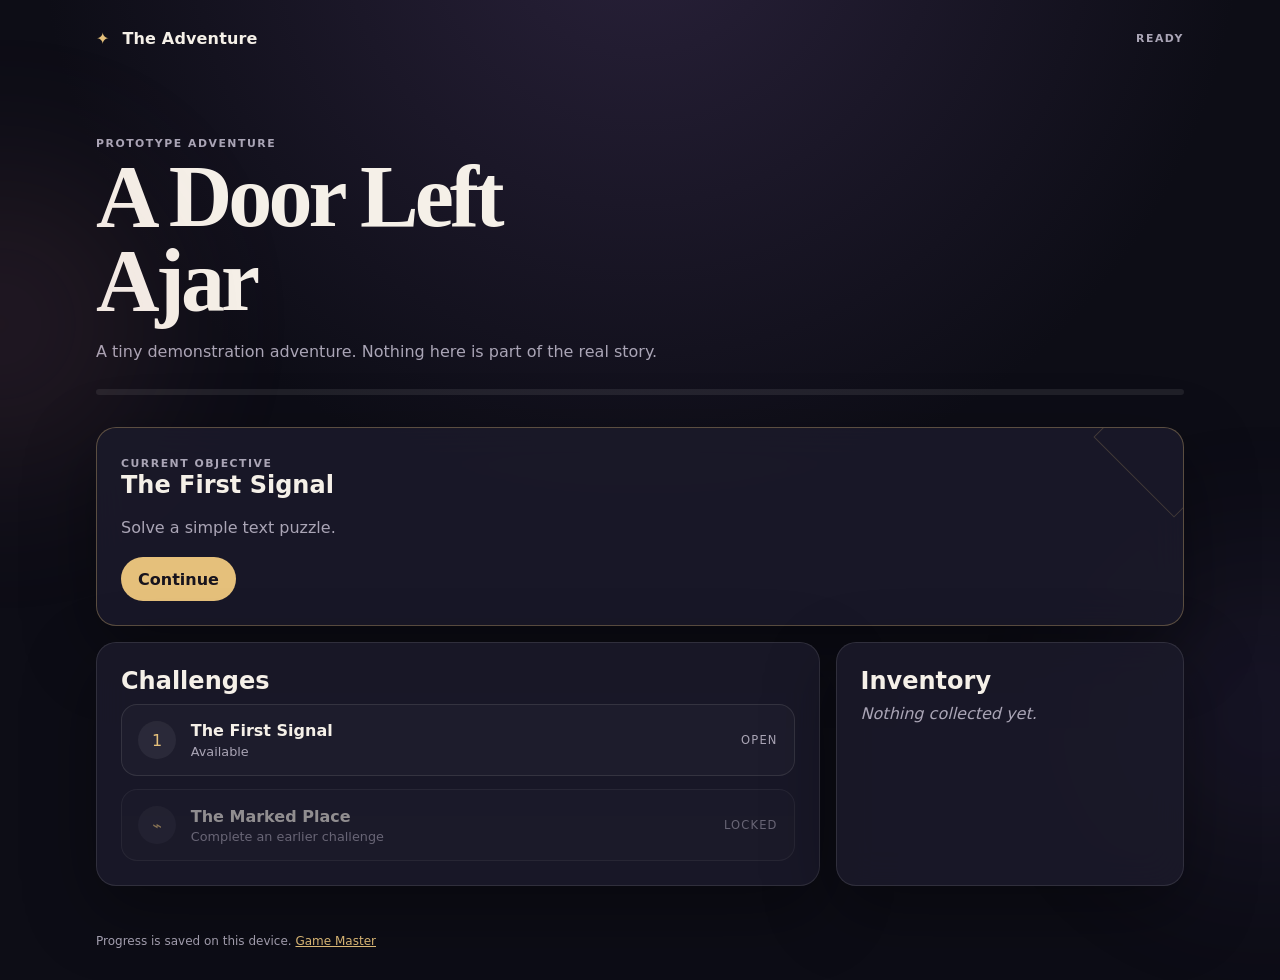
<file: index.html>
<!doctype html>
<html lang="en">
<head>
  <meta charset="utf-8">
  <meta name="viewport" content="width=device-width, initial-scale=1, viewport-fit=cover">
  <meta name="theme-color" content="#10101a">
  <meta name="description" content="A small, editable adventure game engine.">
  <link rel="manifest" href="manifest.webmanifest">
  <link rel="stylesheet" href="assets/styles.css">
  <title>The Adventure</title>
</head>
<body>
  <div class="ambient ambient-one"></div>
  <div class="ambient ambient-two"></div>
  <header class="site-header shell">
    <a class="brand" href="./" aria-label="Adventure home"><span class="brand-mark">✦</span> The Adventure</a>
    <span class="eyebrow" id="connection-status">Ready</span>
  </header>
  <main class="shell" id="app" aria-live="polite"></main>
  <footer class="shell footer">Progress is saved on this device. <a href="gm.html">Game Master</a></footer>
  <noscript>This app needs JavaScript enabled.</noscript>
  <script src="js/content.js"></script>
  <script src="js/storage.js"></script>
  <script src="js/engine.js"></script>
  <script src="js/player.js"></script>
</body>
</html>
</file>
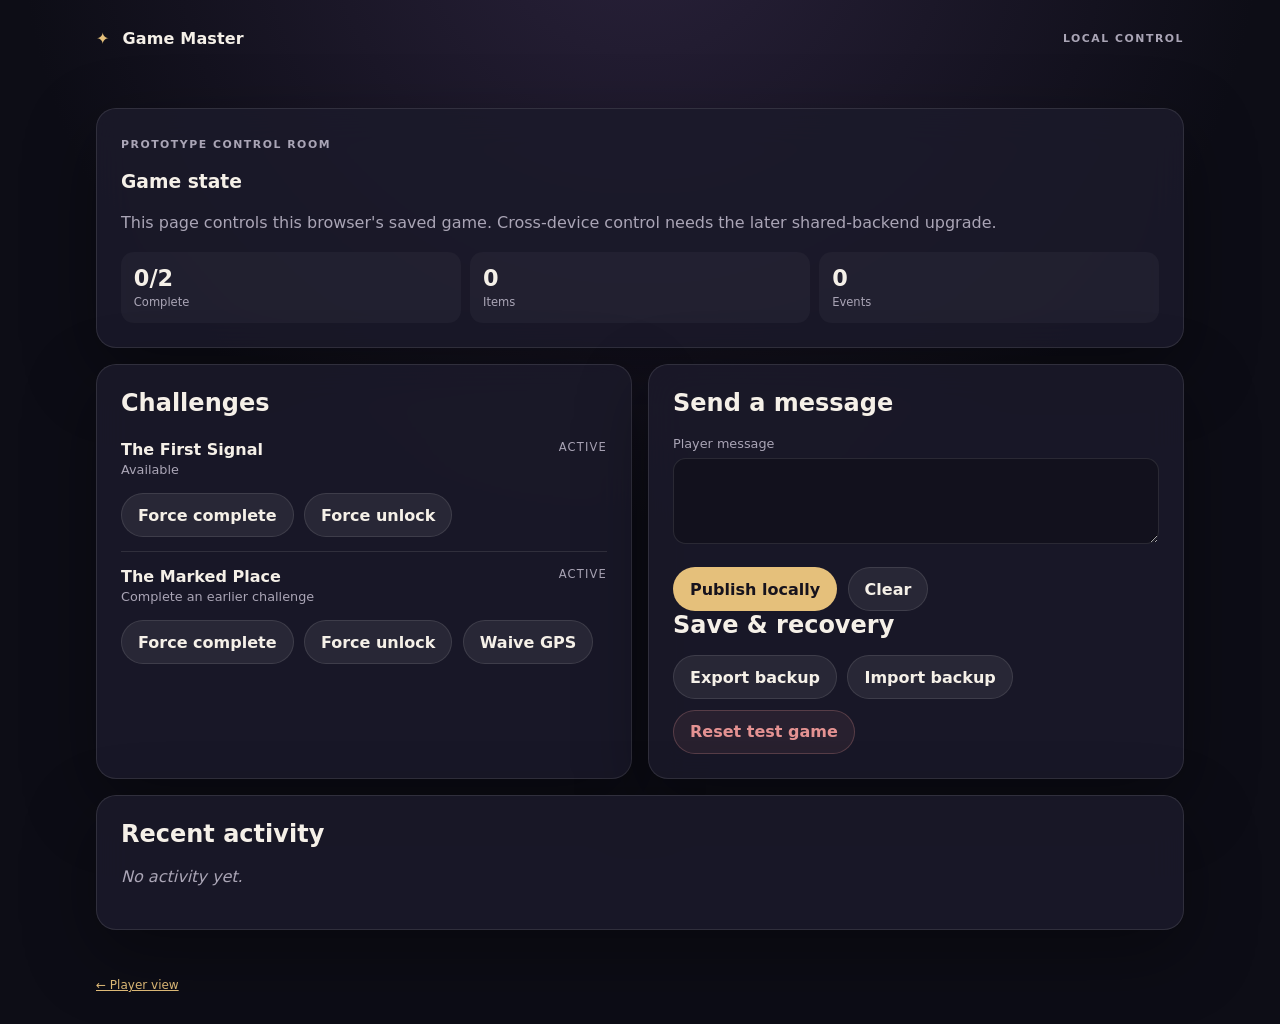
<file: gm.html>
<!doctype html>
<html lang="en">
<head>
  <meta charset="utf-8">
  <meta name="viewport" content="width=device-width, initial-scale=1, viewport-fit=cover">
  <meta name="theme-color" content="#10101a">
  <link rel="stylesheet" href="assets/styles.css">
  <title>Game Master · The Adventure</title>
</head>
<body class="gm-body">
  <header class="site-header shell">
    <a class="brand" href="index.html"><span class="brand-mark">✦</span> Game Master</a>
    <span class="eyebrow">Local control</span>
  </header>
  <main class="shell" id="gm-app" aria-live="polite"></main>
  <footer class="shell footer"><a href="index.html">← Player view</a></footer>
  <script src="js/content.js"></script>
  <script src="js/storage.js"></script>
  <script src="js/engine.js"></script>
  <script src="js/gm.js"></script>
</body>
</html>
</file>
<file: assets/styles.css>
:root {
  color-scheme: dark;
  --bg: #0d0d16;
  --panel: rgba(27, 26, 42, .86);
  --panel-strong: #222037;
  --ink: #f5f0e8;
  --muted: #aaa5b6;
  --accent: #d9a6a4;
  --gold: #e5c07b;
  --good: #8fc9aa;
  --danger: #e49292;
  --line: rgba(255,255,255,.10);
  --shadow: 0 24px 70px rgba(0,0,0,.35);
  font-family: Inter, ui-sans-serif, system-ui, -apple-system, BlinkMacSystemFont, "Segoe UI", sans-serif;
}
* { box-sizing: border-box; }
html { background: var(--bg); min-height: 100%; }
body { margin: 0; min-height: 100vh; color: var(--ink); background: radial-gradient(circle at 50% -10%, #29213a 0, var(--bg) 48%); }
a { color: var(--gold); }
button, input, textarea { font: inherit; }
button { cursor: pointer; }
.ambient { position: fixed; width: 18rem; height: 18rem; border-radius: 50%; filter: blur(90px); opacity: .12; pointer-events: none; }
.ambient-one { background: #d47e91; top: 20%; left: -9rem; }
.ambient-two { background: #7259aa; right: -8rem; bottom: 5%; }
.shell { width: min(100% - 2rem, 68rem); margin-inline: auto; }
.site-header { min-height: 4.75rem; display: flex; align-items: center; justify-content: space-between; gap: 1rem; }
.brand { color: var(--ink); text-decoration: none; font-weight: 750; letter-spacing: .01em; }
.brand-mark { color: var(--gold); margin-right: .45rem; }
.eyebrow { color: var(--muted); text-transform: uppercase; letter-spacing: .14em; font-size: .68rem; font-weight: 700; }
.hero { padding: 3.5rem 0 2rem; }
.hero h1 { font-family: Georgia, serif; font-size: clamp(2.5rem, 11vw, 5.5rem); line-height: .95; letter-spacing: -.045em; margin: .25rem 0 1rem; max-width: 10ch; }
.hero p { color: var(--muted); max-width: 38rem; line-height: 1.7; }
.progress-track { height: .38rem; border-radius: 99px; background: rgba(255,255,255,.08); overflow: hidden; margin-top: 1.5rem; }
.progress-fill { height: 100%; background: linear-gradient(90deg, var(--accent), var(--gold)); transition: width .4s ease; }
.grid { display: grid; gap: 1rem; }
.dashboard { grid-template-columns: 1fr; padding-bottom: 2rem; }
.card { position: relative; border: 1px solid var(--line); background: var(--panel); backdrop-filter: blur(18px); border-radius: 1.25rem; padding: 1.2rem; box-shadow: var(--shadow); overflow: hidden; }
.card h2, .card h3 { margin: 0 0 .55rem; }
.card p { color: var(--muted); line-height: 1.6; }
.objective { border-color: rgba(229,192,123,.32); }
.objective::after { content: ""; position: absolute; width: 7rem; height: 7rem; right: -3rem; top: -3rem; border: 1px solid rgba(229,192,123,.2); transform: rotate(45deg); }
.challenge-list { display: grid; gap: .8rem; }
.challenge { display: grid; grid-template-columns: auto 1fr auto; gap: .9rem; align-items: center; width: 100%; text-align: left; color: inherit; border: 1px solid var(--line); border-radius: 1rem; background: rgba(255,255,255,.025); padding: 1rem; }
.challenge:hover:not(:disabled) { border-color: rgba(229,192,123,.45); transform: translateY(-1px); }
.challenge:disabled { cursor: default; opacity: .55; }
.challenge-icon { display: grid; place-items: center; width: 2.4rem; height: 2.4rem; border-radius: 50%; background: rgba(255,255,255,.06); color: var(--gold); }
.challenge-title { font-weight: 700; }
.challenge-meta { display: block; margin-top: .2rem; color: var(--muted); font-size: .8rem; }
.status { font-size: .72rem; text-transform: uppercase; letter-spacing: .1em; color: var(--muted); }
.status.done { color: var(--good); }
.inventory { display: flex; flex-wrap: wrap; gap: .65rem; }
.item { display: inline-flex; align-items: center; gap: .45rem; border: 1px solid var(--line); padding: .6rem .75rem; border-radius: 999px; background: rgba(255,255,255,.035); }
.empty { color: var(--muted); font-style: italic; }
.detail { max-width: 44rem; margin: 2rem auto; }
.detail-head { margin-bottom: 1.5rem; }
.detail h1 { font-family: Georgia, serif; font-size: clamp(2rem, 8vw, 3.75rem); margin: .35rem 0 .8rem; }
.prose { line-height: 1.8; color: #d8d3dc; }
.field { margin: 1.2rem 0; }
.field label { display: block; color: var(--muted); font-size: .8rem; margin-bottom: .45rem; }
input, textarea { width: 100%; color: var(--ink); background: rgba(0,0,0,.25); border: 1px solid var(--line); border-radius: .8rem; padding: .85rem 1rem; outline: none; }
input:focus, textarea:focus { border-color: var(--gold); box-shadow: 0 0 0 3px rgba(229,192,123,.09); }
.actions { display: flex; flex-wrap: wrap; gap: .65rem; margin-top: 1rem; }
.btn { border: 1px solid transparent; border-radius: 999px; padding: .72rem 1rem; color: #17131d; background: var(--gold); font-weight: 750; }
.btn.secondary { color: var(--ink); background: rgba(255,255,255,.07); border-color: var(--line); }
.btn.danger { color: var(--danger); background: rgba(228,146,146,.08); border-color: rgba(228,146,146,.25); }
.btn:disabled { opacity: .45; cursor: not-allowed; }
.notice { border-left: 3px solid var(--gold); background: rgba(229,192,123,.08); padding: .8rem 1rem; border-radius: .25rem .8rem .8rem .25rem; color: #e7dfd0; margin: 1rem 0; }
.notice.error { border-color: var(--danger); background: rgba(228,146,146,.08); }
.notice.good { border-color: var(--good); background: rgba(143,201,170,.08); }
.hint { margin-top: .8rem; padding: .9rem; border: 1px dashed rgba(229,192,123,.3); border-radius: .8rem; color: #ded4c3; }
.message { padding: 1rem; border: 1px solid rgba(217,166,164,.3); background: rgba(217,166,164,.08); border-radius: 1rem; margin-bottom: 1rem; }
.gm-grid { grid-template-columns: 1fr; padding: 2rem 0; }
.gm-summary { display: grid; grid-template-columns: repeat(3, 1fr); gap: .6rem; }
.stat { padding: .8rem; background: rgba(255,255,255,.035); border-radius: .8rem; }
.stat strong { display: block; font-size: 1.4rem; }
.stat span { color: var(--muted); font-size: .72rem; }
.gm-row { padding: .9rem 0; border-bottom: 1px solid var(--line); }
.gm-row:last-child { border-bottom: 0; }
.gm-row-head { display: flex; justify-content: space-between; gap: .75rem; align-items: start; }
.history { list-style: none; padding: 0; margin: 0; }
.history li { display: grid; grid-template-columns: 6rem 1fr; gap: .75rem; padding: .55rem 0; color: var(--muted); font-size: .84rem; border-bottom: 1px solid var(--line); }
.footer { color: var(--muted); font-size: .75rem; padding: 1rem 0 2rem; }
.back { display: inline-block; margin-bottom: 1.5rem; text-decoration: none; }
.sr-only { position: absolute; width: 1px; height: 1px; padding: 0; margin: -1px; overflow: hidden; clip: rect(0,0,0,0); white-space: nowrap; border: 0; }
@media (min-width: 48rem) {
  .dashboard { grid-template-columns: 1.35fr .65fr; }
  .objective { grid-column: 1 / -1; }
  .gm-grid { grid-template-columns: 1fr 1fr; }
  .gm-wide { grid-column: 1 / -1; }
  .card { padding: 1.5rem; }
}
@media (prefers-reduced-motion: no-preference) {
  .card { animation: appear .45s ease both; }
  @keyframes appear { from { opacity: 0; transform: translateY(8px); } }
}
</file>
